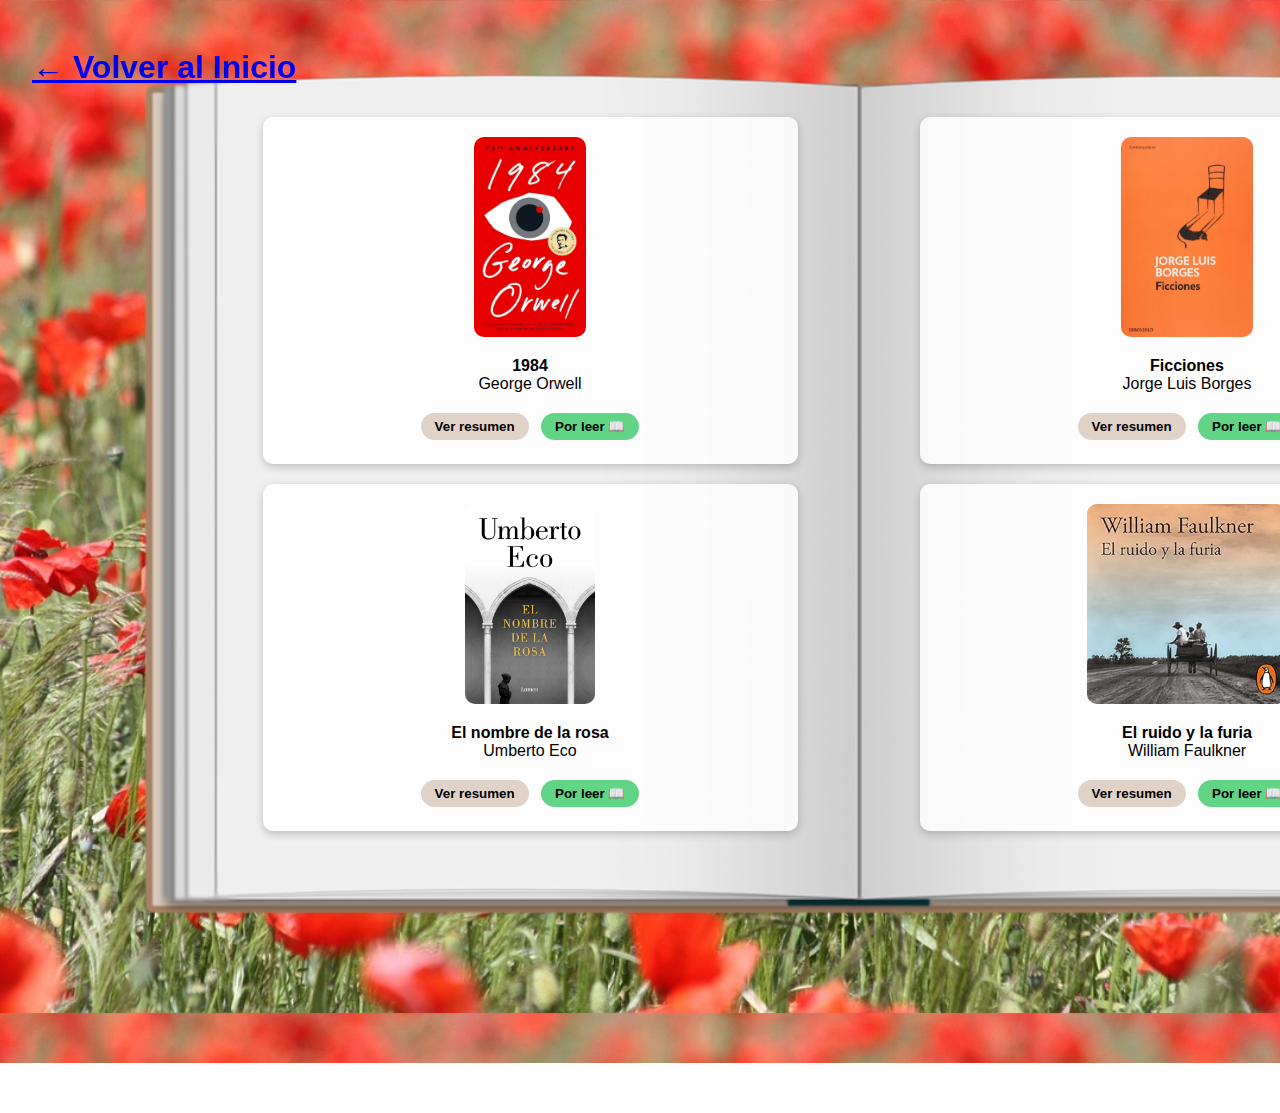
<file: Categoria-experto/pageExpert.html>
<!DOCTYPE html>
<html lang="es">
<head>
  <meta charset="UTF-8">
  <meta name="viewport" content="width=device-width, initial-scale=1.0">
  <title>Club de Lectura - Categoría Fácil</title>
  <link rel="stylesheet" href="style-pageExpert.css">
</head>
<body>
    <!--navigation to inicio-->
  <h1 class="back-home"><a href="../Pagina-inicio/index.html">← Volver al Inicio</a></h1>
  
  <div class="book-scene">
     <!--openbook image-->
    
      <!-- Left Page -->
      <div class="page left-page">
        <div class="book-card">
          <img src="/Assets/1984.jpg" alt="1984">
          <p><strong>1984</strong><br>George Orwell</p>
          <div class="buttons">
            <button class="summary" data-link="https://es.wikipedia.org/wiki/1984_(novela)">Ver resumen</button>
            <button class="btn-toggle">Por leer 📖</button>
          </div>
        </div>
        <div class="book-card">
          <img src="/Assets/El nombre de la rosa.jpg" alt="El nombre de la rosa">
          <p><strong>El nombre de la rosa</strong><br>Umberto Eco</p>
          <div class="buttons">
            <button class="summary" data-link="https://es.wikipedia.org/wiki/El_nombre_de_la_rosa">Ver resumen</button>
            <button class="btn-toggle">Por leer 📖</button>
          </div>
        </div>
      </div>

      <!-- Right Page -->
      <div class="page right-page">
        <div class="book-card">
          <img src="/Assets/Ficciones.jpg" alt="Ficciones">
          <p><strong>Ficciones</strong><br>Jorge Luis Borges</p>
          <div class="buttons">
            <button class="summary" data-link="https://es.wikipedia.org/wiki/Ficciones">Ver resumen</button>
            <button class="btn-toggle">Por leer 📖</button>
          </div>
        </div>
        <div class="book-card">
          <img src="/Assets/El ruido y la furia.jpg" alt="El ruido y la furia">
          <p><strong>El ruido y la furia</strong><br>William Faulkner</p>
          <div class="buttons">
            <button class="summary" data-link="https://es.wikipedia.org/wiki/El_ruido_y_la_furia">Ver resumen</button>
            <button class="btn-toggle">Por leer 📖</button>
          </div>
        </div>
      </div>
    </div>
  </div>

  <script src="script-pageExpert.js"></script>
</body>
</html>
</file>
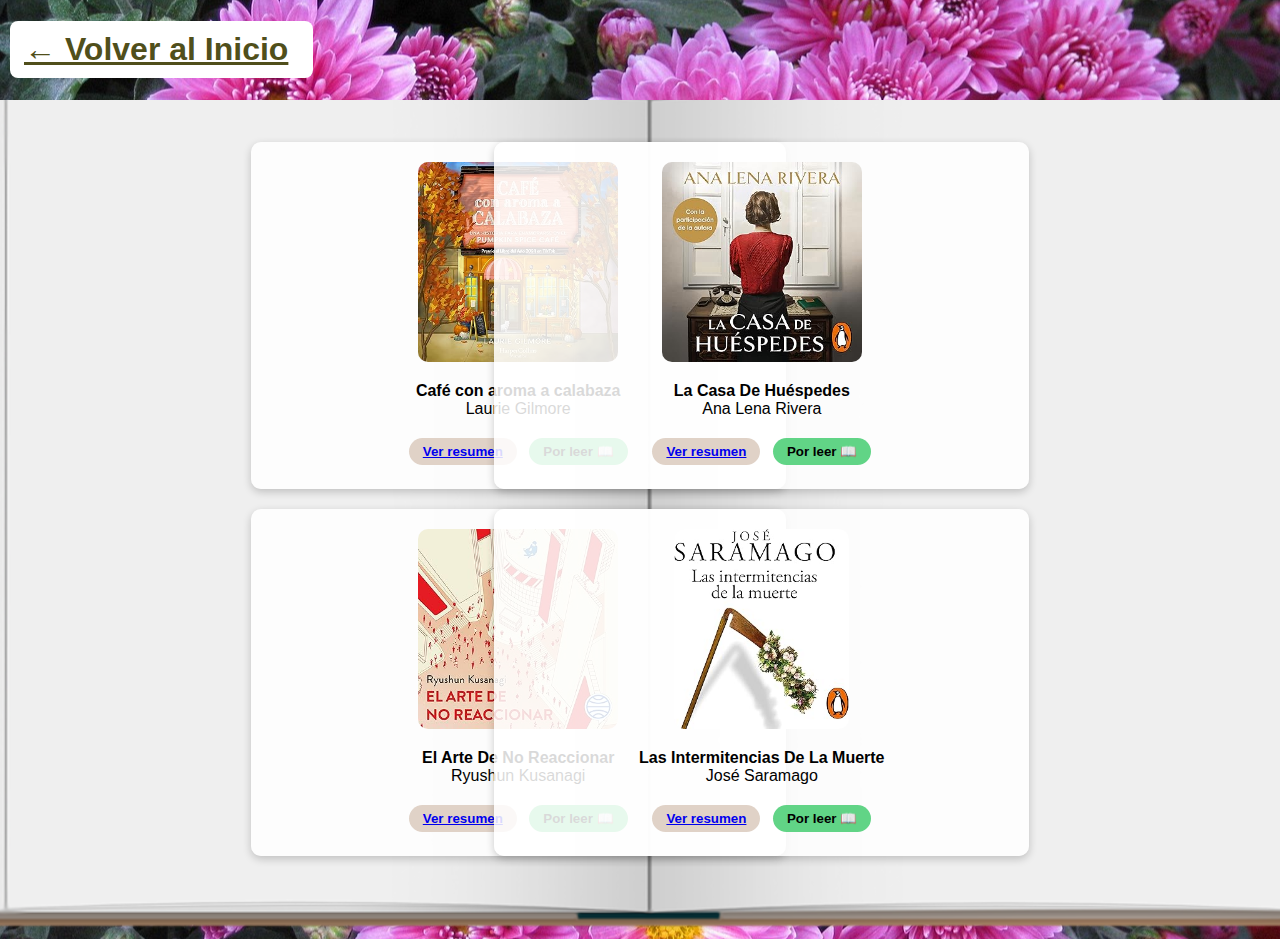
<file: Categoria-medio/pageIntermediate.html>
<!DOCTYPE html>
<html lang="es">
<head>
  <meta charset="UTF-8">
  <meta name="viewport" content="width=device-width, initial-scale=1.0">
  <title>Club de Lectura - Categoría Mediate</title>
  <link rel="stylesheet" href="style-pageIntermediate.css">
</head>
<body>
  <!--navigation to inicio-->
  <h1 class="back-home"><a href="../Pagina-inicio/index.html">← Volver al Inicio</a></h1>
 
  <div class="book-scene">
     <!--openbook image-->

      <!-- Left Page -->
      <div class="page left-page">
        <div class="book-card">
          <img src="/Assets/nivel_medio_gilmore.jpg" alt="Cafe Con Aroma a Calabaza">
          <p><strong>Café con aroma a calabaza</strong><br>Laurie Gilmore</p>
          <div class="buttons">
            <button class="summary">
              <a href="https://www.libreriageneral.es/libro/cafe-con-aroma-a-calabaza_673506" target="_blank">Ver resumen</a>
            </button>
            <button class="btn-toggle" onclick="toggle(this)">Por leer 📖</button>
          </div>
        </div>
        <div class="book-card">
          <img src="/Assets/nivel_medio_kusanagi_.jpg" alt="El arte de no reaccionar">
          <p><strong>El Arte De No Reaccionar</strong><br>Ryushun Kusanagi</p>
          <div class="buttons">
            <button class="summary">
              <a href="https://www.planetadelibros.com/libro-el-arte-de-no-reaccionar/417137" target="_blank">Ver resumen</a>
            </button>
            <button class="btn-toggle" onclick="toggle(this)">Por leer 📖</button>
          </div>
        </div>
      </div>

      <!-- Right Page -->
      <div class="page right-page">
        <div class="book-card">
          <img src="/Assets/nivel_medio_rivera_.jpg" alt="La casa de huéspedes">
          <p><strong>La Casa De Huéspedes</strong><br>Ana Lena Rivera
</p>
          <div class="buttons">
            <button class="summary">
              <a href="https://www.librerialamistral.es/es/libro/la-casa-de-huespedes_0940080078" target="_blank">Ver resumen</a>
            </button>
            <button class="btn-toggle" onclick="toggle(this)">Por leer 📖</button>
          </div>
        </div>
        <div class="book-card">
          <img src="/Assets/nivel_medio_saramago_.jpg" alt="Las intermitencias de la muerte">
          <p><strong>Las Intermitencias De La Muerte</strong><br>José Saramago</p>
          <div class="buttons">
            <button class="summary">
              <a href="https://www.lecturalia.com/libro/767/las-intermitencias-de-la-muerte" target="_blank">Ver resumen</a>
            </button>
            <button class="btn-toggle" onclick="toggle(this)">Por leer 📖</button>
          </div>
        </div>
      </div>
    </div>
  </div>

  <script src="script-pageIntermediate.js"></script>
</body>
</html>
</file>
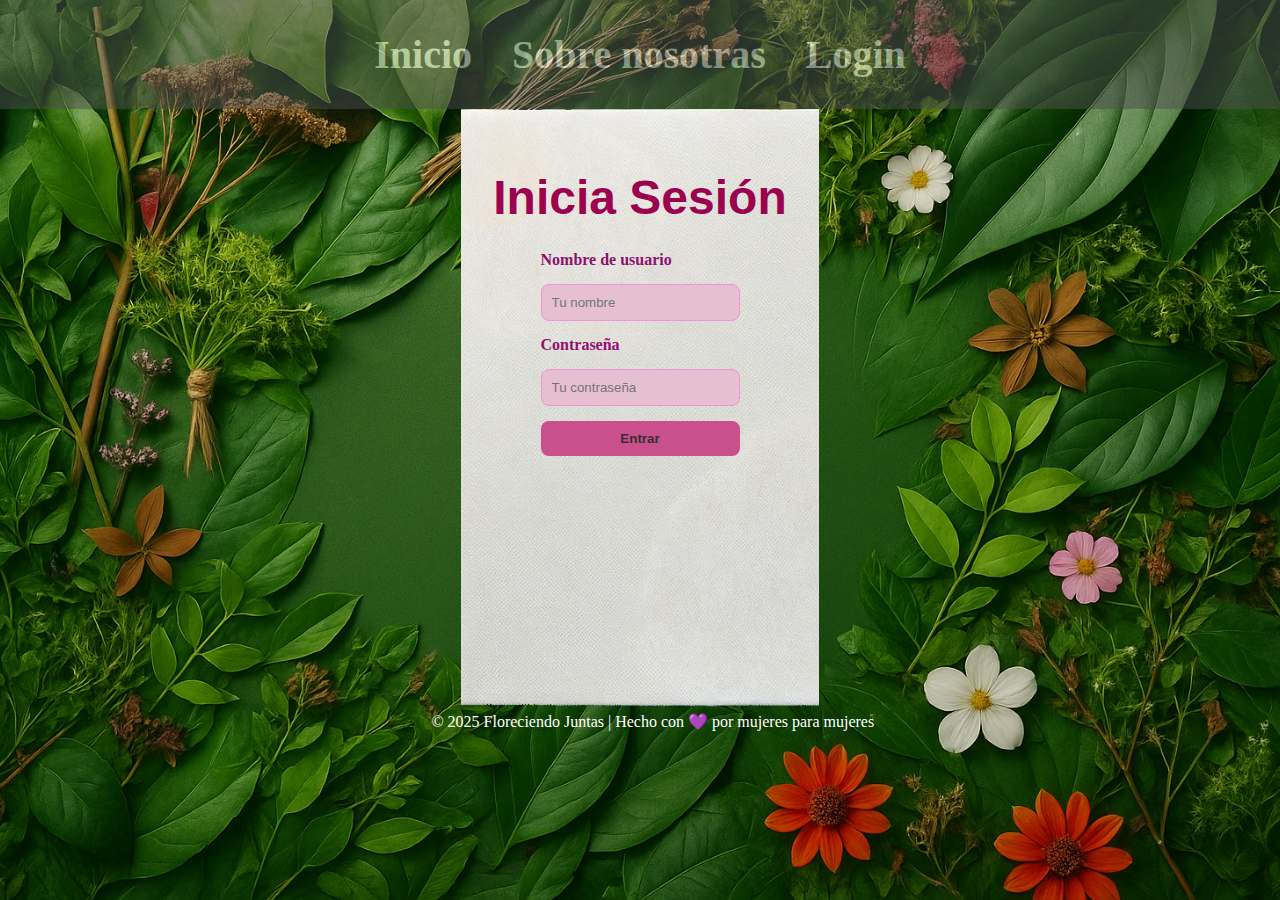
<file: Pagina-login/pageLogin.html>
<!DOCTYPE html>
<html lang="en">
<head>
    <meta charset="UTF-8">
    <meta name="viewport" content="width=device-width, initial-scale=1.0">
    <title>Login</title>
    <link rel="stylesheet" href="style-pageLogin.css">
</head>
<body>
     <header>
        <nav>
            <ul class="nav-menu">
                <li><a href="/Pagina-inicio/index.html">Inicio</a></li>
                <li><a href="/Pagina-nosotras/pageAboutUs.html">Sobre nosotras</a></li>
                <li><a href="/Pagina-login/pageLogin.html">Login</a></li>
            </ul>
        </nav>
    </header>
    
      <!--contenedor padre--> 
        <main class="login-container">
        <!--imagen del libro-->
        <div class="book-cover">
        <img src="/Assets/livro-cerrado.png" alt="book closed">
    </div>
    <!--contenido del libro-->
       
        
        <div class="login-card">
            <h2>Inicia Sesión</h2>
            <form id="loginForm">
                <label for="username">Nombre de usuario</label>
                <input type="text" id="username" name="username" placeholder="Tu nombre">

                <label for="password">Contraseña</label>
                <input type="password" id="password" name="password" placeholder="Tu contraseña">

                <button onclick="window.location.href='/Pagina-inicio/index.html'" type="button" >Entrar</button>
            </form>
            <p id="message"></p>
        </div>
                
      </div>
    
  </main>

  <footer>
    <p>© 2025 Floreciendo Juntas | Hecho con 💜 por mujeres para mujeres</p>
  </footer>
</body>
</html>
</file>
<file: Categoria-experto/style-pageExpert.css>
/* flower background */
body {
  background-image: url('/Assets/background-pageExpert.jpg'); /* Use your flower image */
  background-size: cover;
  background-position: center;
  font-family: Arial, sans-serif;
  margin: 0;
  padding: 0;
  overflow-x: hidden;
}

/* back home button */
.back-home {
  position: fixed;
  left: 18px;
  top: 18px;
  background: transparent;
  padding: 10px 14px;
  border-radius: 8px;
  font-weight: bold;
  text-decoration: none;
  transition: color 0.3s ease;
  z-index: 1000;
}

.back-home:hover { 
  background: transparent;
  background: rgba(255, 255, 255, 0.4);
 }

/* Container for the open-book layout */
.book-scene {
  background-image: url('/Assets/vector-libroAbierto-2.png'); /* Use your book image */
  position: relative;
  width: 1700px;
  height: 1113px;
  margin: -50px auto;
  display: flex;
  justify-content: center;
  align-items: center;
}

/* PNG open-book image */
.book-bg {
  width: 100%;
  height: auto;
  display:block;
}

/* Left and right pages positioned over the PNG */
.page {
  position: absolute;
  top: 15%;
  width: 42%;
  display: flex;
  flex-direction: column;
  align-items: center;
  gap: 20px;
}

/* Adjust placement for each page */
.left-page {
  left: 15%;
  width: 550px;

}

.right-page {
  right: 14%;
  width: 550px;
}

/* Book cards (each book item) */
.book-card {
  background: rgba(255, 255, 255, 0.85);
  border-radius: 10px;
  padding:20px;
  width: 90%;
  text-align: center;
  box-shadow: 0 3px 8px rgba(0,0,0,0.2);
  transition: transform 0.2s ease;
}

.book-card:hover {
  transform: scale(1.03);
}

/* Book cover images */
.book-card img {
  max-height: 200px;
  object-fit: cover;
  border-radius:10px;
}

/* Buttons */
.buttons {
  margin-top: 8px;
}

.buttons button {
  border: none;
  border-radius: 15px;
  padding: 6px 14px;
  margin: 4px;
  cursor: pointer;
  font-weight: bold;
  transition: transform 0.2s ease;
}

.buttons button:hover {
  transform: scale(1.1);
}

/* Button colors */
.summary{
  background-color: rgb(224, 210, 199);
}
.btn-toggle{
  background-color: rgb(97, 212, 134);
}

.btn-state {
  display: flex;
  justify-content: space-around;
  margin-top: 0.5rem;
}
.btn-read,
.btn-unread {
  border: none;
  border-radius: 10px;
  padding: 0.5rem 1rem;
  cursor: pointer;
}
.btn-read {
  background-color: #A8E6A3;
}
.btn-unread {
  background-color: #F2A5A5;
}
/* Responsive layout for smaller screens */
@media (max-width: 768px) {
  .page {
    width: 80%;
    position: static;
  }

  .book-scene {
    flex-direction: column;
  }

  .book-bg {
    display: none;
  }

  body {
    background-color: #fff;
  }
}
</file>
<file: Categoria-medio/style-pageIntermediate.css>
/* flower background */
body {
  background-image: url('/Assets/background-pageIntermediate.jpg'); /* Use your flower image */
  background-size: cover;
  background-position: center;
  font-family: Arial, sans-serif;
  margin: 0;
  padding: 0;
  overflow-x: hidden;
}

/* back home heading */
.back-home {
  width: 275px;
  background-color: #fff;
  padding: 10px 14px;
  border-radius: 8px;
  font-weight: bold;
  text-decoration: none;
  transition: color 0.3s ease;
  margin-left: 10px;
}

/* back home link */
.back-home a {
 color:#504f1b;
}

/* Container for the open-book layout */
.book-scene {
  background-image: url('/Assets/vector-libroAbierto-2.png'); /* Use your book image */
  background-position: center;
  background-repeat: no-repeat;
  position: relative;
  height: 839px;
  display: flex;
  justify-content: center;
  align-items: center;
}


/* PNG open-book image */
.book-bg {
  width: 100%;
  height: auto;
  display:block;
}

/* Left and right pages positioned over the PNG */
.page {
  position: absolute;
  top: 5%;
  width: 42%;
  display: flex;
  flex-direction: column;
  align-items: center;
  gap: 20px;
}

/* Adjust placement for each page */
.left-page {
  left: 19%;
  width: 550px;

}

.right-page {
  right: 19%;
  width: 550px;
}

/* Book cards (each book item) */
.book-card {
  background: rgba(255, 255, 255, 0.85);
  border-radius: 10px;
  padding:20px;
  width: 90%;
  text-align: center;
  box-shadow: 0 3px 8px rgba(0,0,0,0.2);
  transition: transform 0.2s ease;
}

.book-card:hover {
  transform: scale(1.03);
}

/* Book cover images */
.book-card img {
  max-height: 200px;
  object-fit: cover;
  border-radius:10px;
}

/* Buttons */
.buttons {
  margin-top: 8px;
}

.buttons button {
  border: none;
  border-radius: 15px;
  padding: 6px 14px;
  margin: 4px;
  cursor: pointer;
  font-weight: bold;
  transition: transform 0.2s ease;
}

.buttons button:hover {
  transform: scale(1.1);
}

/* Button colors */
.summary{
  background-color: rgb(224, 210, 199);
}
.btn-toggle{
  background-color: rgb(97, 212, 134);
}

.btn-state {
  display: flex;
  justify-content: space-around;
  margin-top: 0.5rem;
}
.btn-read,
.btn-unread {
  border: none;
  border-radius: 10px;
  padding: 0.5rem 1rem;
  cursor: pointer;
}
.btn-read {
  background-color: #A8E6A3;
}
.btn-unread {
  background-color: #F2A5A5;
}
/* Responsive layout for smaller screens */
@media (max-width: 768px) {
  .page {
    width: 80%;
    position: static;
  }

  .book-scene {
    flex-direction: column;
  }

  .book-bg {
    display: none;
  }

  body {
    background-color: #fff;
  }
}
</file>
<file: Pagina-login/style-pageLogin.css>
*{
  margin: 0;
  padding: 0;
  max-height: 600px;
 
  
}
body{
  /* Imagem de fundo */
  background-image: url('/Assets/bg-principal.png');
  background-position: center center; /* Centraliza horizontal e verticalmente */
  background-repeat: no-repeat; /* Evita repetição */
  background-size: cover; /* Garante que a imagem cubra o container */
  background-attachment: fixed; /* Mantém o fundo fixo em desktops */
}

 @media (max-width: 768px) {
  body {
    background-size: contain; /* Mantém a proporção em telas menores */
    background-attachment: scroll; /* Evita problemas em mobile */
  }
}

/*Este es el menu navegacion*/

header{
    background-color: rgb(77, 77, 80);
    opacity: 50%;
    padding: 1em 0;
    text-align: center;
}
.nav-menu{
    list-style: none;
    color: #ffffff;
    margin: 0;
    padding: 0;
    display: flex;
    justify-content: center;
}
.nav-menu li{
    margin: 10px 15px;
    padding: 5px;
    transition: 0.4s;
    border-radius: 5px;
    
}
.nav-menu li:hover{
    background-color:#ca508d;
    font-size: 20px;
}
.nav-menu a{
    text-decoration: none;
    display: inline-block;
    color: #ffffff;
    opacity: 100%;
    font-size: 40px;
    font-weight: bold;
}
/* Contenido del libro */
.login-container{
  display: flex;
  justify-content: center;
  align-items: center;
  width: 100vw;
  height: 100vh;
  overflow: hidden;
  margin: auto;
  position: relative;
}
.book-cover img {
  width: 28vw;
  height: 100vh;
  object-fit: cover;
  margin: 0;
  padding: 0;
}
/* Aqui controlamos o conteúdo da capa (título + botões) */
.login-card{
  position: absolute;
  top: 10%; /* ajusta para subir/descer o título */
  left: 50%;
  transform: translateX(-50%);
  display: flex;
  flex-direction: column; /* título e botões empilhados */
  align-items: center;
  text-align: center;
  color: #9B034F;
  width:50vw;
}
/* Título */
h2 {
  margin: 0;
  color: 6b5366;
  font-size: 3em;
  line-height: 1.2em;
  font-family:Arial, Helvetica, sans-serif;
  margin-bottom:0.5em;
}

form {
    display: flex;
    flex-direction: column;
    gap: 15px;
}

label {
    text-align: left;
    color: #910f70;
    font-weight: bold;
}

input {
    padding: 10px;
    border: 1px solid #f093d7;
    border-radius: 8px;
    background-color: #e6c0d1;
}

button {
    background-color: #ca508d;
    color:#352e30;
    border: none;
    border-radius: 8px;
    padding: 10px;
    cursor: pointer;
    font-weight: bold;
    transition: background-color 0.3s;
}

button:hover {
    background-color: #9b034f;
}

#message p{
    margin-top: 10px;
}

/*Footer*/

footer{
 display: flex;
 justify-content: center;
 align-items: center;
 color: white;          /* texto blanco */
 background: transparent; /* o podés darle un color si querés un fondo */
 padding: 5px 0;       /* espacio arriba y abajo */
 margin-top: -2px;
 right:-1%;
 position: relative;
}
</file>
